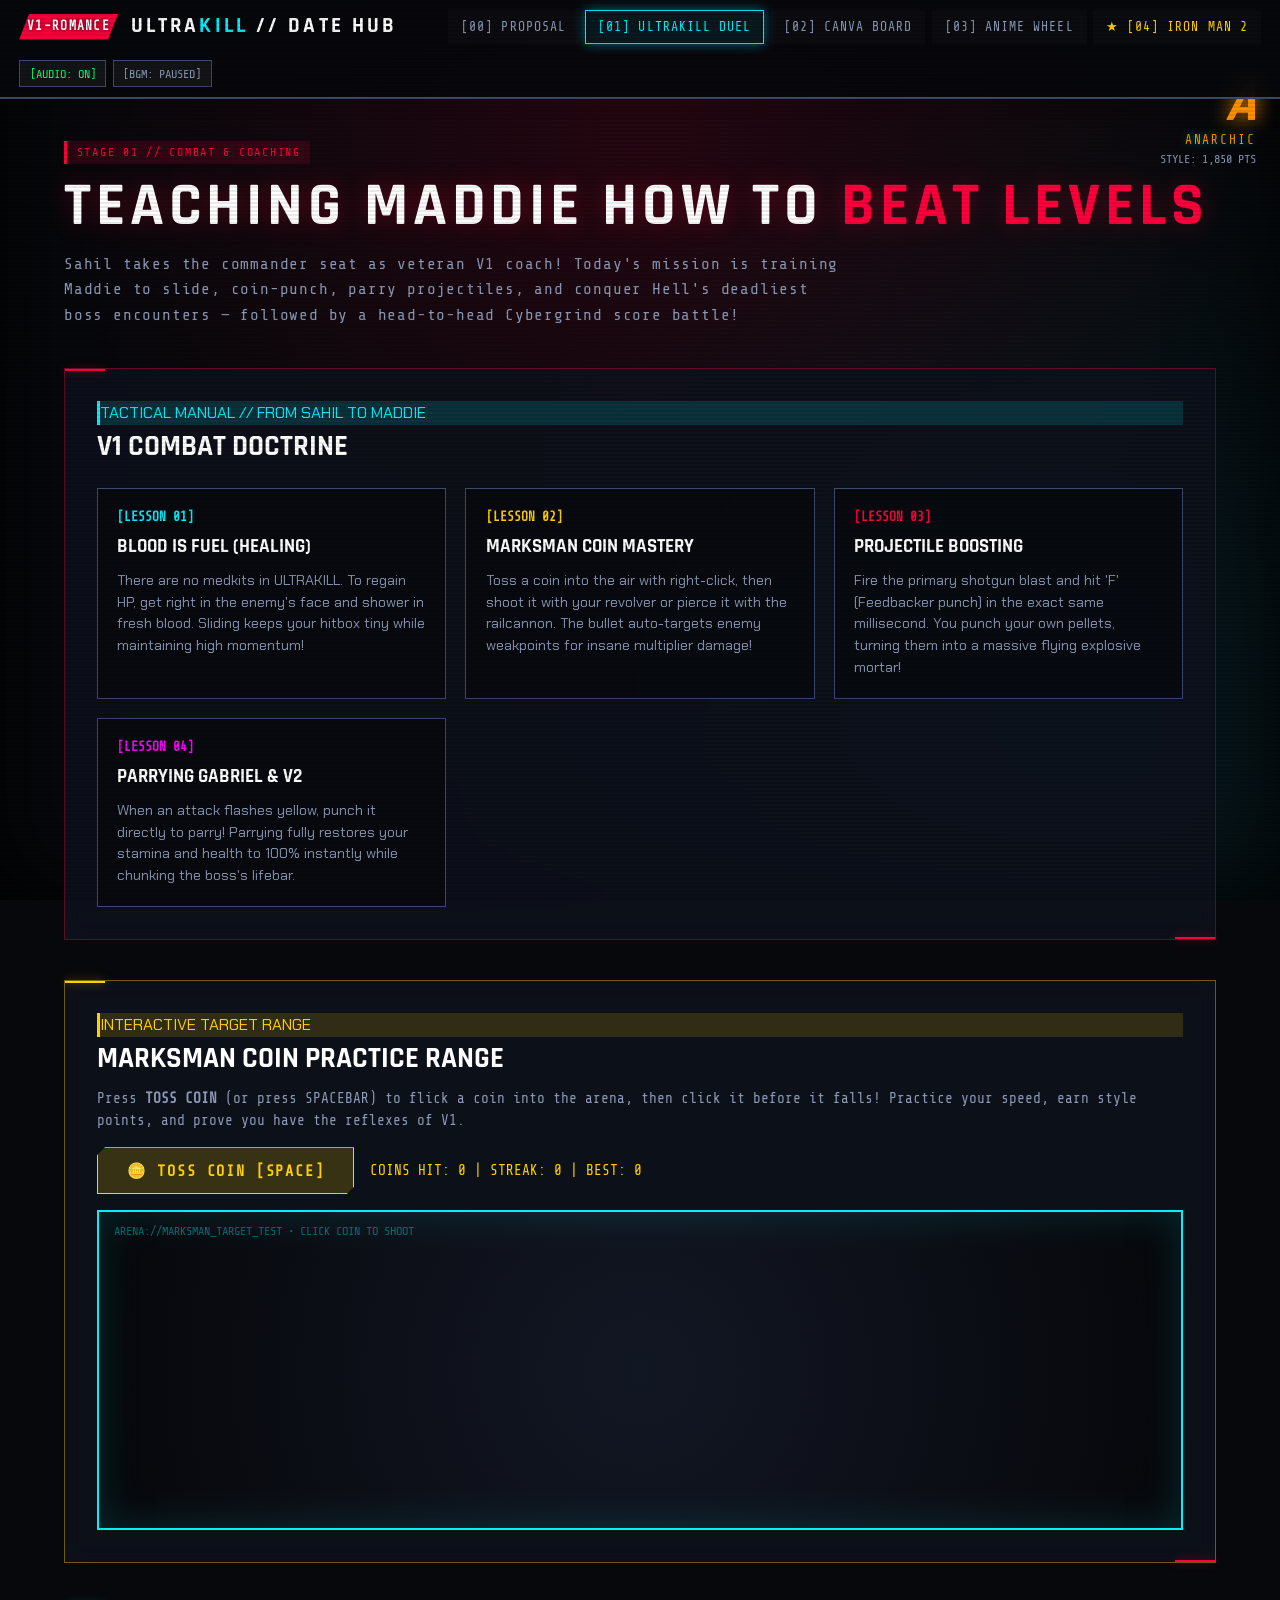
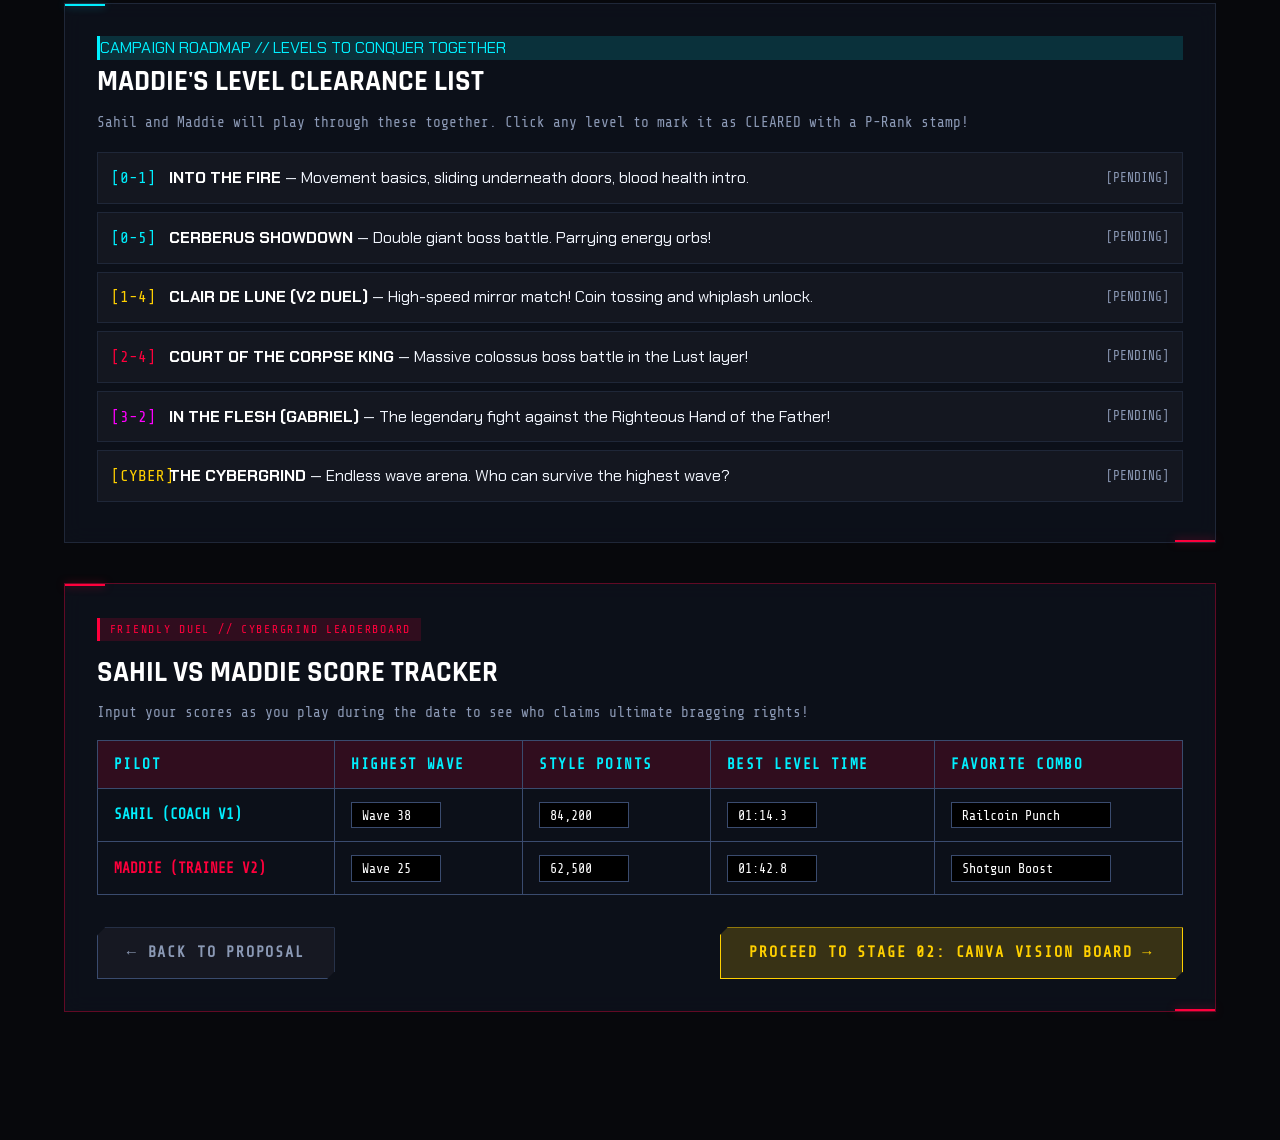
<file: mission1-ultrakill.html>
<!DOCTYPE html>
<html lang="en">
<head>
  <meta charset="UTF-8" />
  <meta name="viewport" content="width=device-width, initial-scale=1.0" />
  <title>STAGE 01 // ULTRAKILL COACHING & DUEL</title>
  <link rel="stylesheet" href="css/ultrakill.css" />
  <style>
    /* Mini-game arena */
    .coin-arena {
      height: 320px;
      background: radial-gradient(circle at center, #121724 0%, #06070a 100%);
      border: 2px solid var(--uk-cyan);
      position: relative;
      overflow: hidden;
      cursor: crosshair;
      user-select: none;
      margin-top: 1rem;
      box-shadow: inset 0 0 40px rgba(0, 240, 255, 0.15);
    }

    .coin-target {
      position: absolute;
      width: 44px;
      height: 44px;
      border-radius: 50%;
      background: radial-gradient(circle, #fff7a1 0%, #ffd000 60%, #b8860b 100%);
      border: 2px solid #fff;
      box-shadow: 0 0 20px #ffd000;
      display: none;
      align-items: center;
      justify-content: center;
      font-family: var(--font-mono);
      font-weight: 900;
      font-size: 0.85rem;
      color: #000;
      transform: translate(-50%, -50%);
      transition: box-shadow 0.1s;
    }

    .coin-target.hit {
      animation: coinHitBurst 0.3s forwards ease-out;
    }

    @keyframes coinHitBurst {
      0% { transform: translate(-50%, -50%) scale(1); filter: brightness(2); }
      50% { transform: translate(-50%, -50%) scale(1.6); opacity: 0.9; }
      100% { transform: translate(-50%, -50%) scale(2.2); opacity: 0; }
    }

    .hit-flash-text {
      position: absolute;
      font-family: var(--font-heading);
      font-weight: 800;
      font-size: 1.8rem;
      font-style: italic;
      color: #00f0ff;
      text-shadow: 0 0 15px rgba(0, 240, 255, 0.8);
      pointer-events: none;
      animation: floatFade 0.8s forwards ease-out;
      transform: translate(-50%, -50%);
    }

    @keyframes floatFade {
      0% { opacity: 1; transform: translate(-50%, -50%) scale(1); }
      100% { opacity: 0; transform: translate(-50%, -100%) scale(1.2); }
    }

    /* Scoreboard */
    .scoreboard-table {
      width: 100%;
      border-collapse: collapse;
      font-family: var(--font-mono);
      font-size: 0.9rem;
      margin-top: 1rem;
    }

    .scoreboard-table th, .scoreboard-table td {
      border: 1px solid var(--uk-border-bright);
      padding: 0.8rem 1rem;
      text-align: left;
    }

    .scoreboard-table th {
      background: rgba(255, 0, 60, 0.15);
      color: var(--uk-cyan);
      letter-spacing: 0.1em;
    }

    .scoreboard-input {
      background: #000;
      border: 1px solid var(--uk-border-bright);
      color: #fff;
      font-family: var(--font-mono);
      padding: 0.3rem 0.6rem;
      width: 90px;
    }

    /* Level Checkbox items */
    .level-item {
      display: flex;
      align-items: center;
      gap: 0.8rem;
      padding: 0.8rem;
      background: rgba(255, 255, 255, 0.03);
      border: 1px solid var(--uk-border);
      margin-bottom: 0.5rem;
      transition: all 0.2s;
      cursor: pointer;
    }
    .level-item:hover {
      border-color: var(--uk-cyan);
      background: rgba(0, 240, 255, 0.05);
    }
    .level-item.completed {
      border-color: var(--uk-yellow);
      background: rgba(255, 208, 0, 0.08);
    }
  </style>
</head>
<body>

  <!-- Audio element for optional background music -->
  <audio id="bgm-audio" loop preload="auto">
    <source src="assets/Notion.mp3" type="audio/mpeg" />
  </audio>

  <!-- Cyber background, scanlines, and vignette -->
  <div class="cyber-bg"></div>
  <div class="crt-overlay"></div>
  <div class="vignette"></div>

  <!-- ULTRAKILL Top Navigation / HUD -->
  <header class="uk-header">
    <div class="uk-nav-container">
      <a href="index.html" class="uk-brand">
        <span class="uk-brand-badge">V1-ROMANCE</span>
        <span class="uk-brand-title">ULTRA<span>KILL</span> // DATE HUB</span>
      </a>

      <!-- Navigation Links -->
      <nav class="uk-nav-links">
        <a href="index.html" class="uk-nav-link">[00] PROPOSAL</a>
        <a href="mission1-ultrakill.html" class="uk-nav-link active">[01] ULTRAKILL DUEL</a>
        <a href="mission2-visionboard.html" class="uk-nav-link">[02] CANVA BOARD</a>
        <a href="mission3-anime.html" class="uk-nav-link">[03] ANIME WHEEL</a>
        <a href="mission4-ironman.html" class="uk-nav-link ironman-link">★ [04] IRON MAN 2</a>
      </nav>

      <!-- Audio controls -->
      <div class="uk-sound-ctrls">
        <button id="mute-toggle-btn" class="uk-icon-btn">[AUDIO: ON]</button>
        <button id="bgm-toggle-btn" class="uk-icon-btn">[BGM: PAUSED]</button>
      </div>
    </div>
  </header>

  <!-- Floating ULTRAKILL Style Meter -->
  <div class="uk-floating-style">
    <div class="uk-style-rank-badge" id="uk-style-rank">A</div>
    <div class="uk-style-name" id="uk-style-name">ANARCHIC</div>
    <div class="uk-style-points" id="uk-style-pts">STYLE: 1,850 PTS</div>
  </div>

  <main class="uk-container">

    <!-- Mission Header -->
    <div class="uk-badge">STAGE 01 // COMBAT &amp; COACHING</div>
    <h1 class="uk-title-large">
      TEACHING MADDIE HOW TO <span style="color:var(--uk-red);">BEAT LEVELS</span>
    </h1>
    <p class="uk-subtitle">
      Sahil takes the commander seat as veteran V1 coach! Today's mission is training Maddie to slide, coin-punch, parry projectiles, and conquer Hell's deadliest boss encounters — followed by a head-to-head Cybergrind score battle!
    </p>

    <!-- Coach Sahil's 4 Core Training Modules -->
    <section class="uk-panel uk-panel-red" style="margin-top: 2.5rem;">
      <div class="uk-badge-cyan">TACTICAL MANUAL // FROM SAHIL TO MADDIE</div>
      <h2 style="font-family: var(--font-heading); font-size: 1.8rem; text-transform: uppercase; color: #fff; margin-bottom: 1.2rem;">
        V1 COMBAT DOCTRINE
      </h2>

      <div style="display: grid; grid-template-columns: repeat(auto-fit, minmax(260px, 1fr)); gap: 1.2rem;">
        
        <div style="background: rgba(0,0,0,0.4); border: 1px solid var(--uk-border-bright); padding: 1.2rem;">
          <div style="color: var(--uk-cyan); font-family: var(--font-mono); font-size: 0.8rem; font-weight: bold; margin-bottom: 0.4rem;">
            [LESSON 01]
          </div>
          <h3 style="font-family: var(--font-heading); font-size: 1.2rem; color: #fff; margin-bottom: 0.5rem;">
            BLOOD IS FUEL (HEALING)
          </h3>
          <p style="font-family: var(--font-display); font-size: 0.9rem; color: var(--uk-text-muted); line-height: 1.5;">
            There are no medkits in ULTRAKILL. To regain HP, get right in the enemy's face and shower in fresh blood. Sliding keeps your hitbox tiny while maintaining high momentum!
          </p>
        </div>

        <div style="background: rgba(0,0,0,0.4); border: 1px solid var(--uk-border-bright); padding: 1.2rem;">
          <div style="color: var(--uk-yellow); font-family: var(--font-mono); font-size: 0.8rem; font-weight: bold; margin-bottom: 0.4rem;">
            [LESSON 02]
          </div>
          <h3 style="font-family: var(--font-heading); font-size: 1.2rem; color: #fff; margin-bottom: 0.5rem;">
            MARKSMAN COIN MASTERY
          </h3>
          <p style="font-family: var(--font-display); font-size: 0.9rem; color: var(--uk-text-muted); line-height: 1.5;">
            Toss a coin into the air with right-click, then shoot it with your revolver or pierce it with the railcannon. The bullet auto-targets enemy weakpoints for insane multiplier damage!
          </p>
        </div>

        <div style="background: rgba(0,0,0,0.4); border: 1px solid var(--uk-border-bright); padding: 1.2rem;">
          <div style="color: var(--uk-red); font-family: var(--font-mono); font-size: 0.8rem; font-weight: bold; margin-bottom: 0.4rem;">
            [LESSON 03]
          </div>
          <h3 style="font-family: var(--font-heading); font-size: 1.2rem; color: #fff; margin-bottom: 0.5rem;">
            PROJECTILE BOOSTING
          </h3>
          <p style="font-family: var(--font-display); font-size: 0.9rem; color: var(--uk-text-muted); line-height: 1.5;">
            Fire the primary shotgun blast and hit 'F' (Feedbacker punch) in the exact same millisecond. You punch your own pellets, turning them into a massive flying explosive mortar!
          </p>
        </div>

        <div style="background: rgba(0,0,0,0.4); border: 1px solid var(--uk-border-bright); padding: 1.2rem;">
          <div style="color: #ff00ff; font-family: var(--font-mono); font-size: 0.8rem; font-weight: bold; margin-bottom: 0.4rem;">
            [LESSON 04]
          </div>
          <h3 style="font-family: var(--font-heading); font-size: 1.2rem; color: #fff; margin-bottom: 0.5rem;">
            PARRYING GABRIEL &amp; V2
          </h3>
          <p style="font-family: var(--font-display); font-size: 0.9rem; color: var(--uk-text-muted); line-height: 1.5;">
            When an attack flashes yellow, punch it directly to parry! Parrying fully restores your stamina and health to 100% instantly while chunking the boss's lifebar.
          </p>
        </div>

      </div>
    </section>

    <!-- Interactive Simulator: The Coin Toss Range -->
    <section class="uk-panel uk-panel-gold" style="margin-top: 2.5rem;">
      <div class="uk-badge-gold">INTERACTIVE TARGET RANGE</div>
      <h2 style="font-family: var(--font-heading); font-size: 1.8rem; text-transform: uppercase; color: #fff; margin-bottom: 0.5rem;">
        MARKSMAN COIN PRACTICE RANGE
      </h2>
      <p style="font-family: var(--font-mono); color: var(--uk-text-muted); font-size: 0.9rem;">
        Press <strong>TOSS COIN</strong> (or press SPACEBAR) to flick a coin into the arena, then click it before it falls! Practice your speed, earn style points, and prove you have the reflexes of V1.
      </p>

      <div style="display: flex; gap: 1rem; align-items: center; margin-top: 1rem; flex-wrap: wrap;">
        <button id="toss-coin-btn" class="uk-btn uk-btn-gold">
          🪙 TOSS COIN [SPACE]
        </button>
        <span style="font-family: var(--font-mono); font-size: 0.9rem; color: var(--uk-yellow);" id="coin-stats">
          COINS HIT: 0 | STREAK: 0 | BEST: 0
        </span>
      </div>

      <div class="coin-arena" id="coin-arena">
        <div style="position: absolute; top: 10px; left: 15px; font-family: var(--font-mono); font-size: 0.75rem; color: rgba(0, 240, 255, 0.4);">
          ARENA://MARKSMAN_TARGET_TEST &bull; CLICK COIN TO SHOOT
        </div>
        <div id="coin-elem" class="coin-target">$</div>
      </div>
    </section>

    <!-- Level Checklist & Campaign Progression -->
    <section class="uk-panel" style="margin-top: 2.5rem;">
      <div class="uk-badge-cyan">CAMPAIGN ROADMAP // LEVELS TO CONQUER TOGETHER</div>
      <h2 style="font-family: var(--font-heading); font-size: 1.8rem; text-transform: uppercase; color: #fff; margin-bottom: 0.5rem;">
        MADDIE'S LEVEL CLEARANCE LIST
      </h2>
      <p style="font-family: var(--font-mono); color: var(--uk-text-muted); font-size: 0.9rem; margin-bottom: 1.2rem;">
        Sahil and Maddie will play through these together. Click any level to mark it as CLEARED with a P-Rank stamp!
      </p>

      <div id="level-list">
        <div class="level-item" onclick="toggleLevel(this)">
          <span style="font-family:var(--font-mono);color:var(--uk-cyan);width:45px;">[0-1]</span>
          <div style="flex-grow:1;">
            <strong style="color:#fff;">INTO THE FIRE</strong> — Movement basics, sliding underneath doors, blood health intro.
          </div>
          <span class="status-stamp" style="font-family:var(--font-mono);font-size:0.8rem;color:var(--uk-text-muted);">[PENDING]</span>
        </div>

        <div class="level-item" onclick="toggleLevel(this)">
          <span style="font-family:var(--font-mono);color:var(--uk-cyan);width:45px;">[0-5]</span>
          <div style="flex-grow:1;">
            <strong style="color:#fff;">CERBERUS SHOWDOWN</strong> — Double giant boss battle. Parrying energy orbs!
          </div>
          <span class="status-stamp" style="font-family:var(--font-mono);font-size:0.8rem;color:var(--uk-text-muted);">[PENDING]</span>
        </div>

        <div class="level-item" onclick="toggleLevel(this)">
          <span style="font-family:var(--font-mono);color:var(--uk-yellow);width:45px;">[1-4]</span>
          <div style="flex-grow:1;">
            <strong style="color:#fff;">CLAIR DE LUNE (V2 DUEL)</strong> — High-speed mirror match! Coin tossing and whiplash unlock.
          </div>
          <span class="status-stamp" style="font-family:var(--font-mono);font-size:0.8rem;color:var(--uk-text-muted);">[PENDING]</span>
        </div>

        <div class="level-item" onclick="toggleLevel(this)">
          <span style="font-family:var(--font-mono);color:var(--uk-red);width:45px;">[2-4]</span>
          <div style="flex-grow:1;">
            <strong style="color:#fff;">COURT OF THE CORPSE KING</strong> — Massive colossus boss battle in the Lust layer!
          </div>
          <span class="status-stamp" style="font-family:var(--font-mono);font-size:0.8rem;color:var(--uk-text-muted);">[PENDING]</span>
        </div>

        <div class="level-item" onclick="toggleLevel(this)">
          <span style="font-family:var(--font-mono);color:#ff00ff;width:45px;">[3-2]</span>
          <div style="flex-grow:1;">
            <strong style="color:#fff;">IN THE FLESH (GABRIEL)</strong> — The legendary fight against the Righteous Hand of the Father!
          </div>
          <span class="status-stamp" style="font-family:var(--font-mono);font-size:0.8rem;color:var(--uk-text-muted);">[PENDING]</span>
        </div>

        <div class="level-item" onclick="toggleLevel(this)">
          <span style="font-family:var(--font-mono);color:var(--uk-yellow);width:45px;">[CYBER]</span>
          <div style="flex-grow:1;">
            <strong style="color:#fff;">THE CYBERGRIND</strong> — Endless wave arena. Who can survive the highest wave?
          </div>
          <span class="status-stamp" style="font-family:var(--font-mono);font-size:0.8rem;color:var(--uk-text-muted);">[PENDING]</span>
        </div>
      </div>
    </section>

    <!-- Head to Head Cybergrind Scoreboard -->
    <section class="uk-panel uk-panel-red" style="margin-top: 2.5rem;">
      <div class="uk-badge">FRIENDLY DUEL // CYBERGRIND LEADERBOARD</div>
      <h2 style="font-family: var(--font-heading); font-size: 1.8rem; text-transform: uppercase; color: #fff; margin-bottom: 0.5rem;">
        SAHIL VS MADDIE SCORE TRACKER
      </h2>
      <p style="font-family: var(--font-mono); color: var(--uk-text-muted); font-size: 0.9rem;">
        Input your scores as you play during the date to see who claims ultimate bragging rights!
      </p>

      <table class="scoreboard-table">
        <thead>
          <tr>
            <th>PILOT</th>
            <th>HIGHEST WAVE</th>
            <th>STYLE POINTS</th>
            <th>BEST LEVEL TIME</th>
            <th>FAVORITE COMBO</th>
          </tr>
        </thead>
        <tbody>
          <tr>
            <td style="color:var(--uk-cyan);font-weight:bold;">SAHIL (COACH V1)</td>
            <td><input class="scoreboard-input" type="text" value="Wave 38" /></td>
            <td><input class="scoreboard-input" type="text" value="84,200" /></td>
            <td><input class="scoreboard-input" type="text" value="01:14.3" /></td>
            <td><input class="scoreboard-input" type="text" style="width:160px;" value="Railcoin Punch" /></td>
          </tr>
          <tr>
            <td style="color:var(--uk-red);font-weight:bold;">MADDIE (TRAINEE V2)</td>
            <td><input class="scoreboard-input" type="text" value="Wave 25" /></td>
            <td><input class="scoreboard-input" type="text" value="62,500" /></td>
            <td><input class="scoreboard-input" type="text" value="01:42.8" /></td>
            <td><input class="scoreboard-input" type="text" style="width:160px;" value="Shotgun Boost" /></td>
          </tr>
        </tbody>
      </table>

      <div style="margin-top: 2rem; display: flex; justify-content: space-between; align-items: center; flex-wrap: wrap; gap: 1rem;">
        <a href="index.html" class="uk-btn uk-btn-secondary">← BACK TO PROPOSAL</a>
        <a href="mission2-visionboard.html" class="uk-btn uk-btn-gold">
          PROCEED TO STAGE 02: CANVA VISION BOARD →
        </a>
      </div>
    </section>

  </main>

  <script src="js/sounds.js"></script>
  <script src="js/ultrakill.js"></script>
  <script>
    // Coin Shooter Simulator Logic
    const arena = document.getElementById('coin-arena');
    const coin = document.getElementById('coin-elem');
    const tossBtn = document.getElementById('toss-coin-btn');
    const statsElem = document.getElementById('coin-stats');

    let hits = 0;
    let streak = 0;
    let best = 0;
    let coinActive = false;
    let coinX = 0;
    let coinY = 0;
    let velX = 0;
    let velY = 0;
    const gravity = 0.45;
    let animId = null;

    function tossCoin() {
      if (coinActive) return;
      coinActive = true;
      if (window.soundFx) window.soundFx.playCoinToss();

      const rect = arena.getBoundingClientRect();
      coinX = rect.width * 0.2 + Math.random() * (rect.width * 0.6);
      coinY = rect.height - 20;

      velX = (Math.random() - 0.5) * 4;
      velY = -(14 + Math.random() * 4); // upward velocity

      coin.style.display = 'flex';
      coin.classList.remove('hit');

      cancelAnimationFrame(animId);
      updateCoinPhysics();
    }

    function updateCoinPhysics() {
      if (!coinActive) return;

      velY += gravity;
      coinX += velX;
      coinY += velY;

      const rect = arena.getBoundingClientRect();

      // Bounds
      if (coinX < 20 || coinX > rect.width - 20) velX *= -1;

      coin.style.left = `${coinX}px`;
      coin.style.top = `${coinY}px`;

      if (coinY > rect.height + 30) {
        // Missed
        coinActive = false;
        coin.style.display = 'none';
        streak = 0;
        updateStats();
      } else {
        animId = requestAnimationFrame(updateCoinPhysics);
      }
    }

    // Shoot coin
    coin.addEventListener('mousedown', (e) => {
      e.stopPropagation();
      if (!coinActive) return;

      coinActive = false;
      hits++;
      streak++;
      if (streak > best) best = streak;

      if (window.soundFx) window.soundFx.playParry();
      if (window.addStyle) window.addStyle(500);

      coin.classList.add('hit');

      // Style Popup
      const flash = document.createElement('div');
      flash.className = 'hit-flash-text';
      flash.style.left = `${coinX}px`;
      flash.style.top = `${coinY}px`;
      const popups = ['+ ULTRARICOSHOT x4', '+ FISTFUL OF DOLLAR', '+ PROJECTILE BOOST', '+ PARRY DISRUPT'];
      flash.textContent = popups[Math.floor(Math.random() * popups.length)];
      arena.appendChild(flash);
      setTimeout(() => flash.remove(), 800);

      updateStats();

      setTimeout(() => {
        coin.style.display = 'none';
        coin.classList.remove('hit');
      }, 300);
    });

    function updateStats() {
      statsElem.textContent = `COINS HIT: ${hits} | STREAK: ${streak} | BEST: ${best}`;
    }

    tossBtn.addEventListener('click', tossCoin);

    // Keyboard Spacebar shortcut
    window.addEventListener('keydown', (e) => {
      if (e.code === 'Space' && e.target.tagName !== 'INPUT') {
        e.preventDefault();
        tossCoin();
      }
    });

    // Level Clearance Toggle
    function toggleLevel(elem) {
      elem.classList.toggle('completed');
      const stamp = elem.querySelector('.status-stamp');
      if (elem.classList.contains('completed')) {
        stamp.innerHTML = '<span style="color:#ffd000;font-weight:bold;">★ [P-RANK CLEARED]</span>';
        if (window.soundFx) window.soundFx.playPRankFanfare();
        if (window.addStyle) window.addStyle(1000);
      } else {
        stamp.innerHTML = '<span style="color:var(--uk-text-muted);">[PENDING]</span>';
      }
    }
  </script>
</body>
</html>
</file>
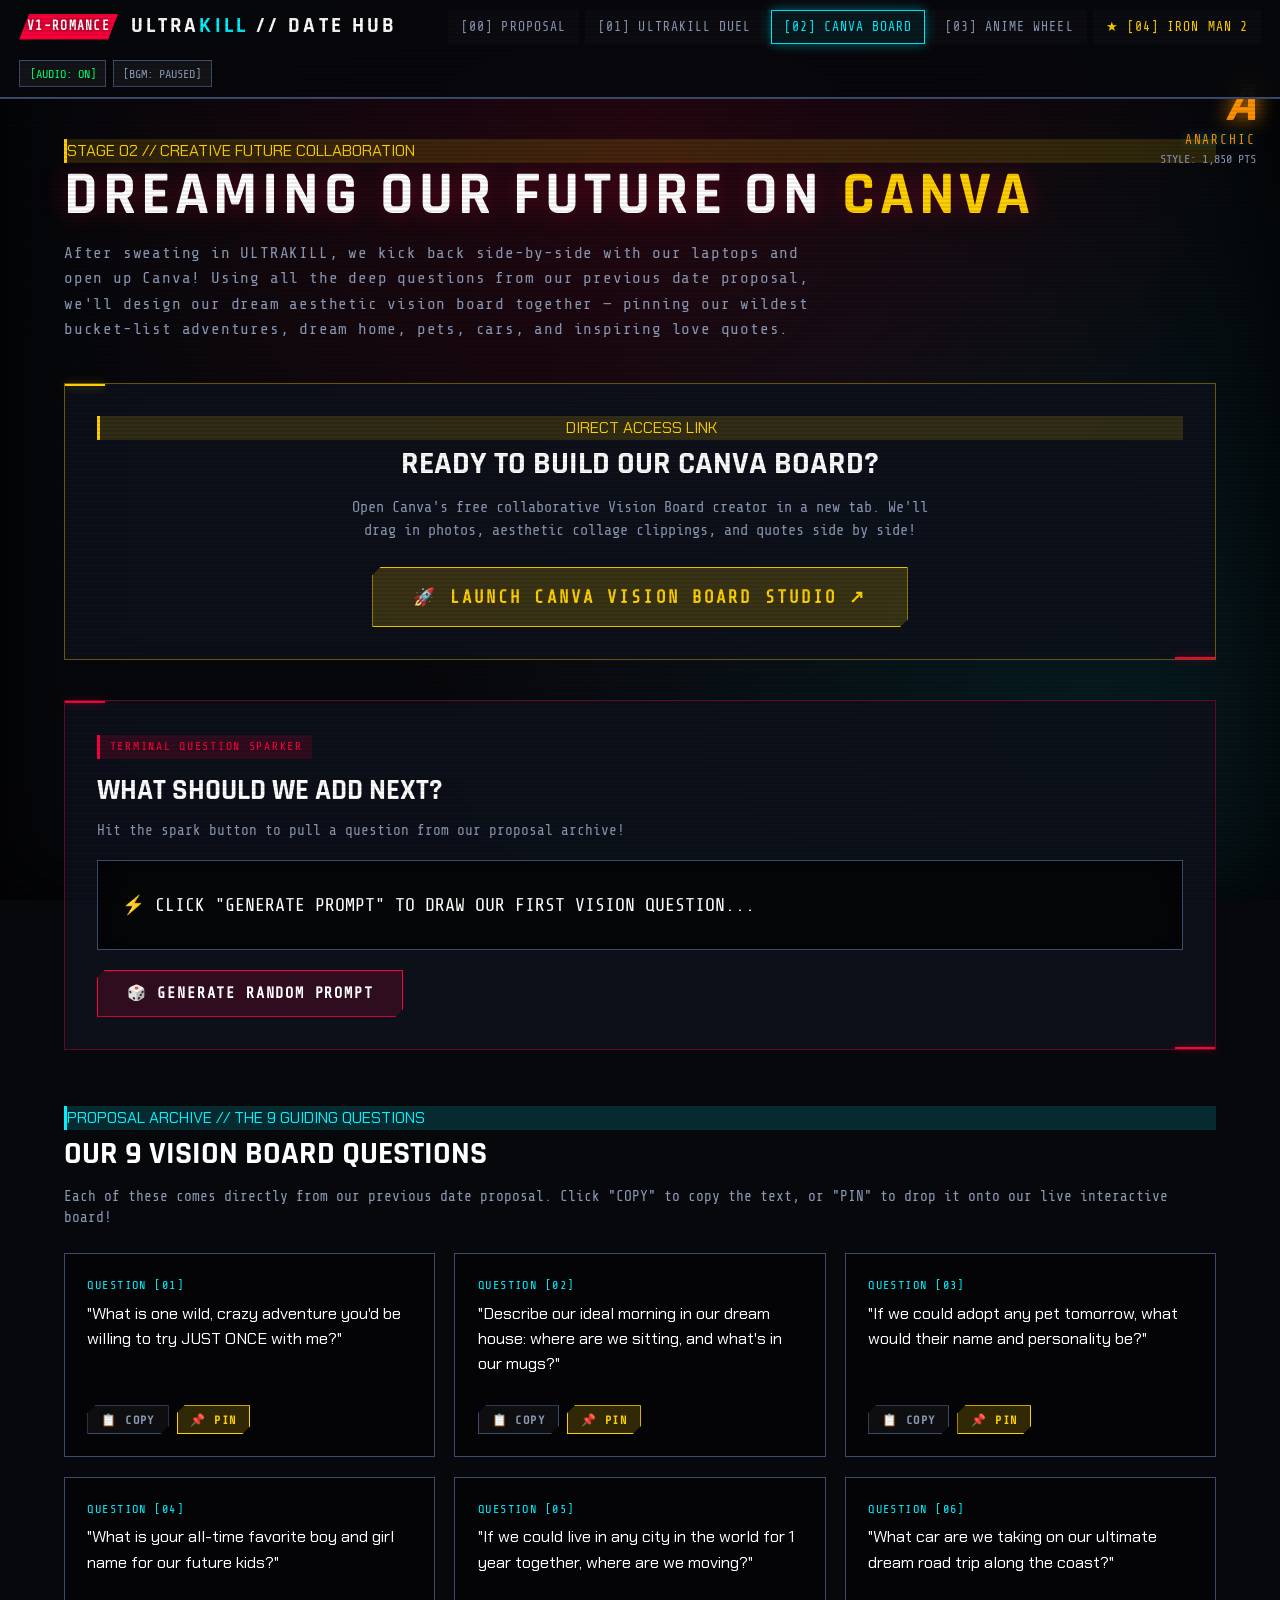
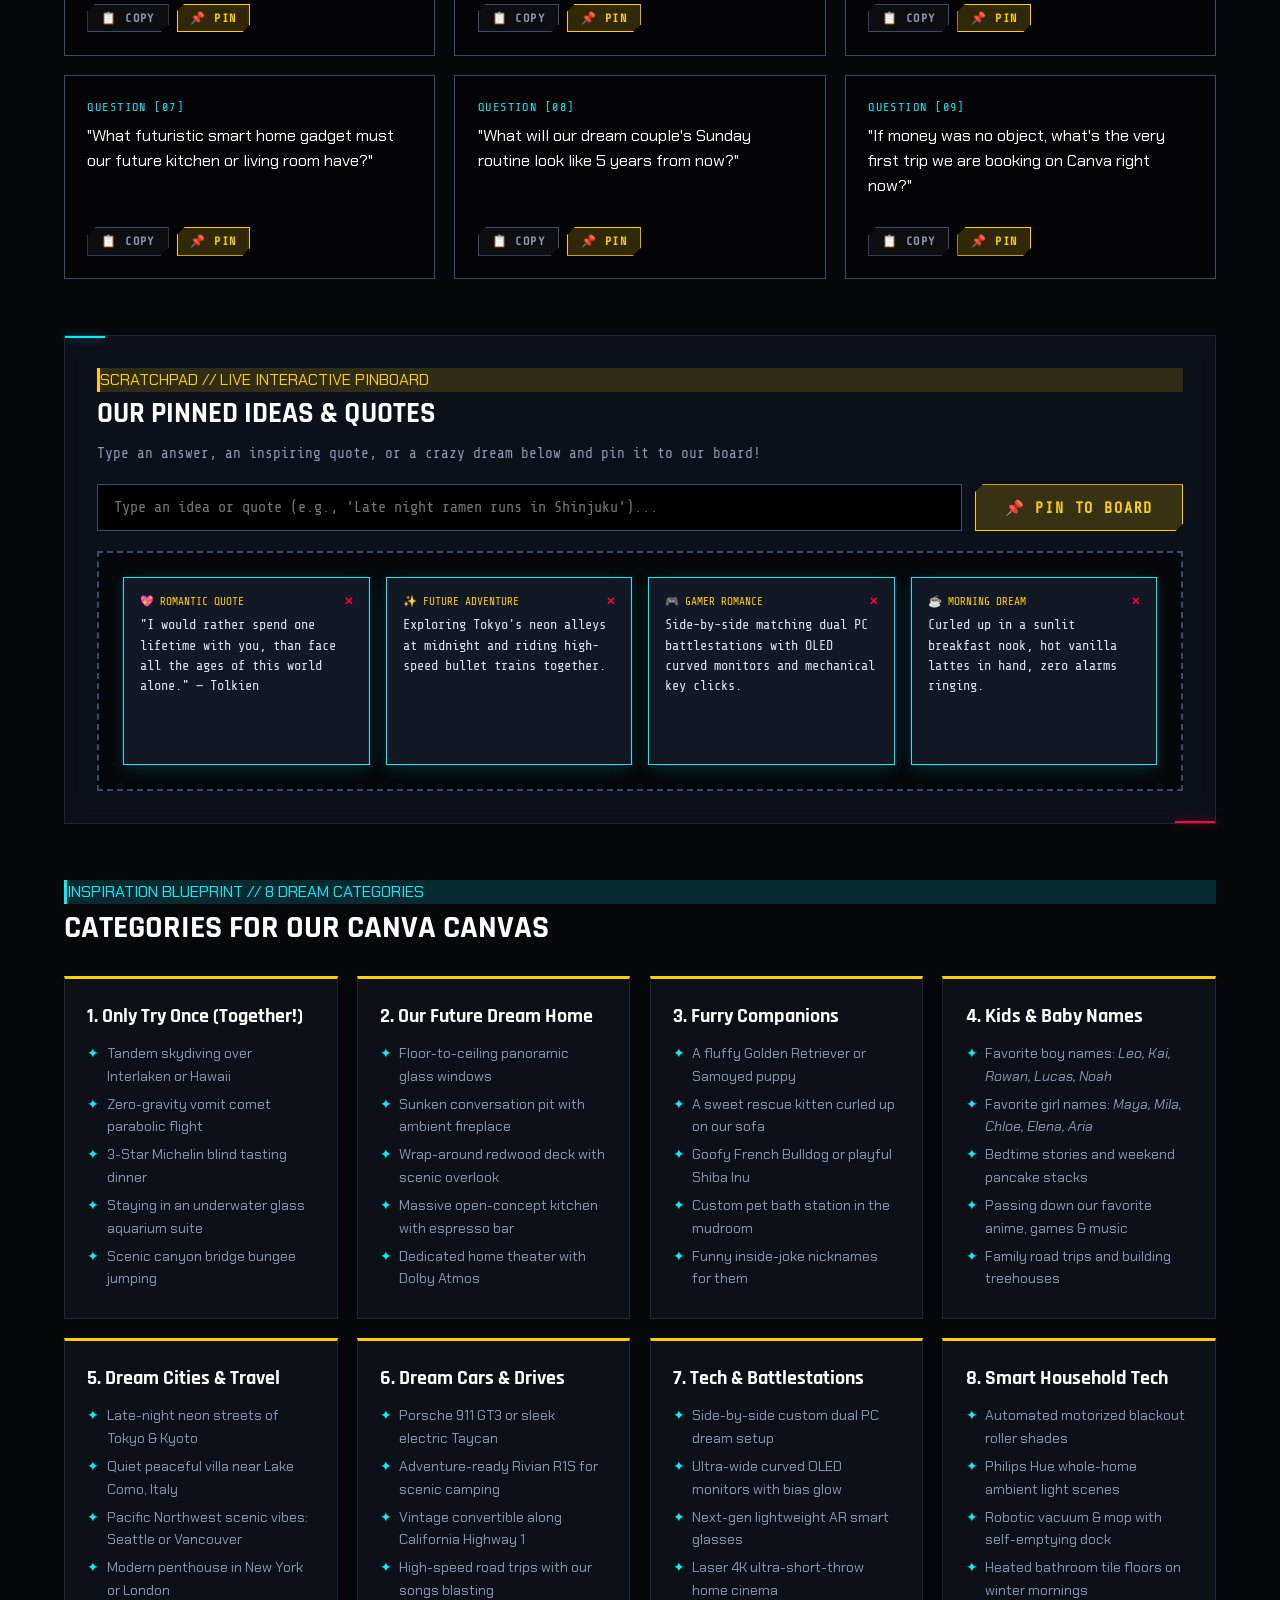
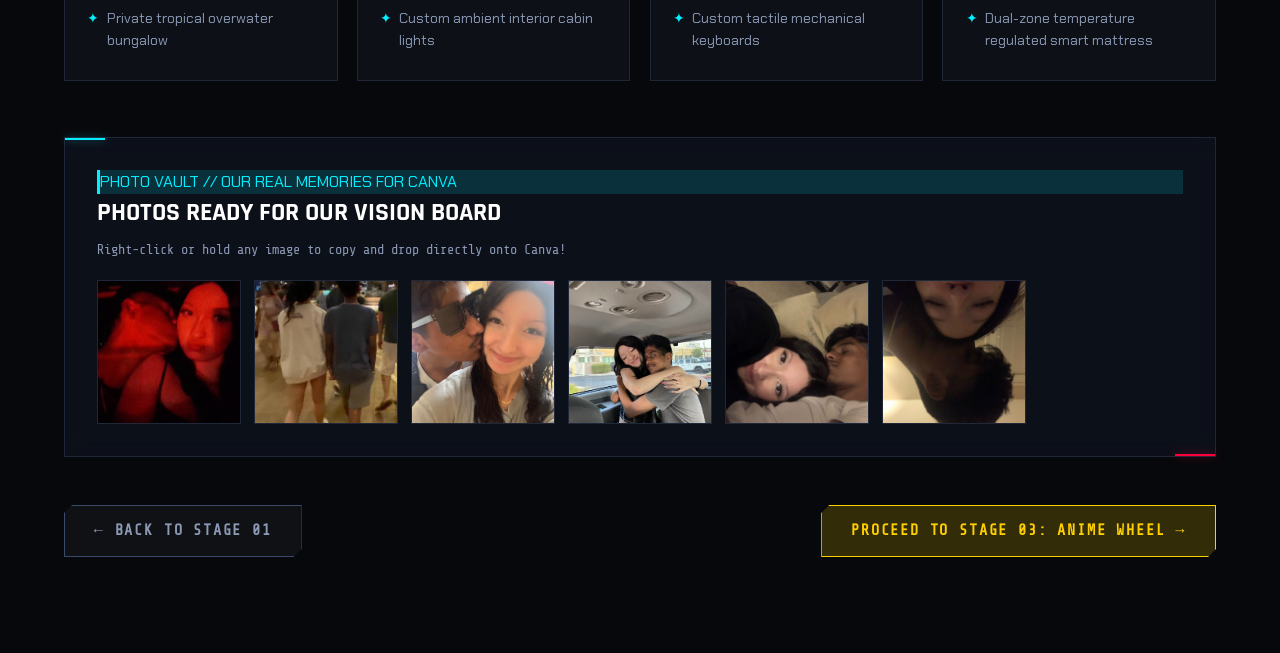
<file: mission2-visionboard.html>
<!DOCTYPE html>
<html lang="en">
<head>
  <meta charset="UTF-8" />
  <meta name="viewport" content="width=device-width, initial-scale=1.0" />
  <title>STAGE 02 // CANVA VISION BOARD</title>
  <link rel="stylesheet" href="css/ultrakill.css" />
  <style>
    /* Question Card Styling */
    .prompt-grid {
      display: grid;
      grid-template-columns: repeat(auto-fit, minmax(300px, 1fr));
      gap: 1.2rem;
      margin-top: 1.5rem;
    }

    .prompt-card {
      background: rgba(0, 0, 0, 0.4);
      border: 1px solid var(--uk-border-bright);
      padding: 1.4rem;
      position: relative;
      transition: all 0.25s ease;
      display: flex;
      flex-direction: column;
      justify-content: space-between;
    }

    .prompt-card:hover {
      border-color: var(--uk-cyan);
      box-shadow: 0 0 20px rgba(0, 240, 255, 0.15);
      transform: translateY(-2px);
    }

    .prompt-num {
      font-family: var(--font-mono);
      font-size: 0.75rem;
      color: var(--uk-cyan);
      letter-spacing: 0.12em;
      margin-bottom: 0.4rem;
    }

    .prompt-text {
      font-family: var(--font-display);
      font-size: 1.05rem;
      color: #fff;
      line-height: 1.5;
      margin-bottom: 1rem;
    }

    /* Live Pinboard */
    .pinboard-wall {
      background: #06070a;
      border: 2px dashed var(--uk-border-bright);
      padding: 1.5rem;
      min-height: 240px;
      margin-top: 1.2rem;
      display: grid;
      grid-template-columns: repeat(auto-fill, minmax(240px, 1fr));
      gap: 1rem;
    }

    .pin-card {
      background: rgba(20, 26, 40, 0.9);
      border: 1px solid var(--uk-cyan);
      box-shadow: 0 4px 15px rgba(0, 240, 255, 0.15);
      padding: 1rem;
      font-family: var(--font-mono);
      font-size: 0.85rem;
      color: #dbe4f0;
      position: relative;
      animation: pinDrop 0.3s ease-out;
    }

    .pin-badge {
      font-size: 0.7rem;
      color: var(--uk-yellow);
      text-transform: uppercase;
      margin-bottom: 0.3rem;
      display: flex;
      justify-content: space-between;
      align-items: center;
    }

    .pin-close {
      cursor: pointer;
      color: #ff003c;
      font-weight: bold;
    }

    @keyframes pinDrop {
      from { transform: scale(0.9) translateY(-10px); opacity: 0; }
      to { transform: scale(1) translateY(0); opacity: 1; }
    }

    /* Blueprint category cards */
    .blueprint-grid {
      display: grid;
      grid-template-columns: repeat(auto-fit, minmax(270px, 1fr));
      gap: 1.2rem;
      margin-top: 1.5rem;
    }

    .blueprint-card {
      background: var(--uk-bg-panel);
      border: 1px solid var(--uk-border);
      padding: 1.4rem;
      border-top: 3px solid var(--uk-yellow);
    }

    .blueprint-card h4 {
      font-family: var(--font-heading);
      font-size: 1.25rem;
      color: #fff;
      margin-bottom: 0.7rem;
    }

    .blueprint-list {
      list-style: none;
      padding: 0;
      font-family: var(--font-display);
      font-size: 0.88rem;
      color: var(--uk-text-muted);
      line-height: 1.6;
    }

    .blueprint-list li {
      position: relative;
      padding-left: 1.2rem;
      margin-bottom: 0.35rem;
    }

    .blueprint-list li::before {
      content: '✦';
      position: absolute;
      left: 0;
      color: var(--uk-cyan);
    }
  </style>
</head>
<body>

  <!-- Audio element for optional background music -->
  <audio id="bgm-audio" loop preload="auto">
    <source src="assets/Notion.mp3" type="audio/mpeg" />
  </audio>

  <!-- Cyber background, scanlines, and vignette -->
  <div class="cyber-bg"></div>
  <div class="crt-overlay"></div>
  <div class="vignette"></div>

  <!-- ULTRAKILL Top Navigation / HUD -->
  <header class="uk-header">
    <div class="uk-nav-container">
      <a href="index.html" class="uk-brand">
        <span class="uk-brand-badge">V1-ROMANCE</span>
        <span class="uk-brand-title">ULTRA<span>KILL</span> // DATE HUB</span>
      </a>

      <!-- Navigation Links -->
      <nav class="uk-nav-links">
        <a href="index.html" class="uk-nav-link">[00] PROPOSAL</a>
        <a href="mission1-ultrakill.html" class="uk-nav-link">[01] ULTRAKILL DUEL</a>
        <a href="mission2-visionboard.html" class="uk-nav-link active">[02] CANVA BOARD</a>
        <a href="mission3-anime.html" class="uk-nav-link">[03] ANIME WHEEL</a>
        <a href="mission4-ironman.html" class="uk-nav-link ironman-link">★ [04] IRON MAN 2</a>
      </nav>

      <!-- Audio controls -->
      <div class="uk-sound-ctrls">
        <button id="mute-toggle-btn" class="uk-icon-btn">[AUDIO: ON]</button>
        <button id="bgm-toggle-btn" class="uk-icon-btn">[BGM: PAUSED]</button>
      </div>
    </div>
  </header>

  <!-- Floating ULTRAKILL Style Meter -->
  <div class="uk-floating-style">
    <div class="uk-style-rank-badge" id="uk-style-rank">S</div>
    <div class="uk-style-name" id="uk-style-name">SUPREME</div>
    <div class="uk-style-points" id="uk-style-pts">STYLE: 2,750 PTS</div>
  </div>

  <main class="uk-container">

    <!-- Mission Header -->
    <div class="uk-badge-gold">STAGE 02 // CREATIVE FUTURE COLLABORATION</div>
    <h1 class="uk-title-large">
      DREAMING OUR FUTURE ON <span style="color:var(--uk-yellow);">CANVA</span>
    </h1>
    <p class="uk-subtitle">
      After sweating in ULTRAKILL, we kick back side-by-side with our laptops and open up Canva! Using all the deep questions from our previous date proposal, we'll design our dream aesthetic vision board together — pinning our wildest bucket-list adventures, dream home, pets, cars, and inspiring love quotes.
    </p>

    <!-- Canva Quick Launch Hub -->
    <section class="uk-panel uk-panel-gold" style="margin-top: 2.5rem; text-align: center;">
      <div class="uk-badge-gold">DIRECT ACCESS LINK</div>
      <h2 style="font-family: var(--font-heading); font-size: 2rem; color: #fff; margin-bottom: 0.6rem;">
        READY TO BUILD OUR CANVA BOARD?
      </h2>
      <p style="font-family: var(--font-mono); color: var(--uk-text-muted); max-width: 600px; margin: 0 auto 1.5rem; font-size: 0.95rem;">
        Open Canva's free collaborative Vision Board creator in a new tab. We'll drag in photos, aesthetic collage clippings, and quotes side by side!
      </p>

      <a href="https://www.canva.com/create/vision-boards/" target="_blank" rel="noopener noreferrer" class="uk-btn uk-btn-gold" style="font-size: 1.1rem; padding: 1rem 2.5rem;">
        🚀 LAUNCH CANVA VISION BOARD STUDIO ↗
      </a>
    </section>

    <!-- Terminal Random Question Sparker -->
    <section class="uk-panel uk-panel-red" style="margin-top: 2.5rem;">
      <div class="uk-badge">TERMINAL QUESTION SPARKER</div>
      <h2 style="font-family: var(--font-heading); font-size: 1.8rem; text-transform: uppercase; color: #fff; margin-bottom: 0.5rem;">
        WHAT SHOULD WE ADD NEXT?
      </h2>
      <p style="font-family: var(--font-mono); color: var(--uk-text-muted); font-size: 0.9rem; margin-bottom: 1.2rem;">
        Hit the spark button to pull a question from our proposal archive!
      </p>

      <div class="uk-terminal-box" style="margin-bottom: 1.2rem; min-height: 90px; display: flex; align-items: center;">
        <div id="spark-output" style="font-size: 1.15rem; color: #fff;">
          ⚡ CLICK "GENERATE PROMPT" TO DRAW OUR FIRST VISION QUESTION...
        </div>
      </div>

      <div style="display: flex; gap: 1rem; flex-wrap: wrap;">
        <button id="spark-btn" class="uk-btn uk-btn-red">
          🎲 GENERATE RANDOM PROMPT
        </button>
        <button id="pin-spark-btn" class="uk-btn uk-btn-secondary" style="display: none;">
          📌 PIN THIS QUESTION TO OUR BOARD
        </button>
      </div>
    </section>

    <!-- The 9 Official Proposal Questions -->
    <section style="margin-top: 3.5rem;">
      <div class="uk-badge-cyan">PROPOSAL ARCHIVE // THE 9 GUIDING QUESTIONS</div>
      <h2 style="font-family: var(--font-heading); font-size: 2rem; text-transform: uppercase; color: #fff; margin-bottom: 0.5rem;">
        OUR 9 VISION BOARD QUESTIONS
      </h2>
      <p style="font-family: var(--font-mono); color: var(--uk-text-muted); font-size: 0.9rem;">
        Each of these comes directly from our previous date proposal. Click "COPY" to copy the text, or "PIN" to drop it onto our live interactive board!
      </p>

      <div class="prompt-grid" id="prompts-container">
        <!-- Injected via JS or hardcoded for reliable rendering -->
      </div>
    </section>

    <!-- Interactive Pinboard & Quote Vault -->
    <section class="uk-panel" style="margin-top: 3.5rem;">
      <div class="uk-badge-gold">SCRATCHPAD // LIVE INTERACTIVE PINBOARD</div>
      <h2 style="font-family: var(--font-heading); font-size: 1.8rem; text-transform: uppercase; color: #fff; margin-bottom: 0.5rem;">
        OUR PINNED IDEAS &amp; QUOTES
      </h2>
      <p style="font-family: var(--font-mono); color: var(--uk-text-muted); font-size: 0.9rem;">
        Type an answer, an inspiring quote, or a crazy dream below and pin it to our board!
      </p>

      <!-- Add Custom Note / Quote Input -->
      <div style="display: flex; gap: 0.8rem; margin-top: 1.2rem; flex-wrap: wrap;">
        <input 
          id="custom-pin-input" 
          type="text" 
          placeholder="Type an idea or quote (e.g., 'Late night ramen runs in Shinjuku')..." 
          style="flex-grow: 1; min-width: 280px; background: #000; border: 1px solid var(--uk-border-bright); color: #fff; font-family: var(--font-mono); padding: 0.8rem 1rem; font-size: 0.95rem;" 
        />
        <button id="add-pin-btn" class="uk-btn uk-btn-gold">
          📌 PIN TO BOARD
        </button>
      </div>

      <!-- Live Wall of Pinned Cards -->
      <div class="pinboard-wall" id="pinboard-wall">
        <!-- Pre-populated sample cards -->
        <div class="pin-card">
          <div class="pin-badge">
            <span>💖 ROMANTIC QUOTE</span>
            <span class="pin-close" onclick="this.parentElement.parentElement.remove()">✕</span>
          </div>
          <div>"I would rather spend one lifetime with you, than face all the ages of this world alone." — Tolkien</div>
        </div>
        <div class="pin-card">
          <div class="pin-badge">
            <span>✨ FUTURE ADVENTURE</span>
            <span class="pin-close" onclick="this.parentElement.parentElement.remove()">✕</span>
          </div>
          <div>Exploring Tokyo's neon alleys at midnight and riding high-speed bullet trains together.</div>
        </div>
        <div class="pin-card">
          <div class="pin-badge">
            <span>🎮 GAMER ROMANCE</span>
            <span class="pin-close" onclick="this.parentElement.parentElement.remove()">✕</span>
          </div>
          <div>Side-by-side matching dual PC battlestations with OLED curved monitors and mechanical key clicks.</div>
        </div>
        <div class="pin-card">
          <div class="pin-badge">
            <span>☕ MORNING DREAM</span>
            <span class="pin-close" onclick="this.parentElement.parentElement.remove()">✕</span>
          </div>
          <div>Curled up in a sunlit breakfast nook, hot vanilla lattes in hand, zero alarms ringing.</div>
        </div>
      </div>
    </section>

    <!-- 8 Inspiration Categories (from Proposal Archive) -->
    <section style="margin-top: 3.5rem;">
      <div class="uk-badge-cyan">INSPIRATION BLUEPRINT // 8 DREAM CATEGORIES</div>
      <h2 style="font-family: var(--font-heading); font-size: 2rem; text-transform: uppercase; color: #fff; margin-bottom: 0.5rem;">
        CATEGORIES FOR OUR CANVA CANVAS
      </h2>

      <div class="blueprint-grid">

        <div class="blueprint-card">
          <h4>1. Only Try Once (Together!)</h4>
          <ul class="blueprint-list">
            <li>Tandem skydiving over Interlaken or Hawaii</li>
            <li>Zero-gravity vomit comet parabolic flight</li>
            <li>3-Star Michelin blind tasting dinner</li>
            <li>Staying in an underwater glass aquarium suite</li>
            <li>Scenic canyon bridge bungee jumping</li>
          </ul>
        </div>

        <div class="blueprint-card">
          <h4>2. Our Future Dream Home</h4>
          <ul class="blueprint-list">
            <li>Floor-to-ceiling panoramic glass windows</li>
            <li>Sunken conversation pit with ambient fireplace</li>
            <li>Wrap-around redwood deck with scenic overlook</li>
            <li>Massive open-concept kitchen with espresso bar</li>
            <li>Dedicated home theater with Dolby Atmos</li>
          </ul>
        </div>

        <div class="blueprint-card">
          <h4>3. Furry Companions</h4>
          <ul class="blueprint-list">
            <li>A fluffy Golden Retriever or Samoyed puppy</li>
            <li>A sweet rescue kitten curled up on our sofa</li>
            <li>Goofy French Bulldog or playful Shiba Inu</li>
            <li>Custom pet bath station in the mudroom</li>
            <li>Funny inside-joke nicknames for them</li>
          </ul>
        </div>

        <div class="blueprint-card">
          <h4>4. Kids &amp; Baby Names</h4>
          <ul class="blueprint-list">
            <li>Favorite boy names: <em>Leo, Kai, Rowan, Lucas, Noah</em></li>
            <li>Favorite girl names: <em>Maya, Mila, Chloe, Elena, Aria</em></li>
            <li>Bedtime stories and weekend pancake stacks</li>
            <li>Passing down our favorite anime, games &amp; music</li>
            <li>Family road trips and building treehouses</li>
          </ul>
        </div>

        <div class="blueprint-card">
          <h4>5. Dream Cities &amp; Travel</h4>
          <ul class="blueprint-list">
            <li>Late-night neon streets of Tokyo &amp; Kyoto</li>
            <li>Quiet peaceful villa near Lake Como, Italy</li>
            <li>Pacific Northwest scenic vibes: Seattle or Vancouver</li>
            <li>Modern penthouse in New York or London</li>
            <li>Private tropical overwater bungalow</li>
          </ul>
        </div>

        <div class="blueprint-card">
          <h4>6. Dream Cars &amp; Drives</h4>
          <ul class="blueprint-list">
            <li>Porsche 911 GT3 or sleek electric Taycan</li>
            <li>Adventure-ready Rivian R1S for scenic camping</li>
            <li>Vintage convertible along California Highway 1</li>
            <li>High-speed road trips with our songs blasting</li>
            <li>Custom ambient interior cabin lights</li>
          </ul>
        </div>

        <div class="blueprint-card">
          <h4>7. Tech &amp; Battlestations</h4>
          <ul class="blueprint-list">
            <li>Side-by-side custom dual PC dream setup</li>
            <li>Ultra-wide curved OLED monitors with bias glow</li>
            <li>Next-gen lightweight AR smart glasses</li>
            <li>Laser 4K ultra-short-throw home cinema</li>
            <li>Custom tactile mechanical keyboards</li>
          </ul>
        </div>

        <div class="blueprint-card">
          <h4>8. Smart Household Tech</h4>
          <ul class="blueprint-list">
            <li>Automated motorized blackout roller shades</li>
            <li>Philips Hue whole-home ambient light scenes</li>
            <li>Robotic vacuum &amp; mop with self-emptying dock</li>
            <li>Heated bathroom tile floors on winter mornings</li>
            <li>Dual-zone temperature regulated smart mattress</li>
          </ul>
        </div>

      </div>
    </section>

    <!-- Couple Recon Photo Drawer for Canva inspiration -->
    <section class="uk-panel" style="margin-top: 3.5rem;">
      <div class="uk-badge-cyan">PHOTO VAULT // OUR REAL MEMORIES FOR CANVA</div>
      <h3 style="font-family: var(--font-heading); font-size: 1.6rem; color: #fff; margin-bottom: 0.5rem;">
        PHOTOS READY FOR OUR VISION BOARD
      </h3>
      <p style="font-family: var(--font-mono); color: var(--uk-text-muted); font-size: 0.85rem; margin-bottom: 1.2rem;">
        Right-click or hold any image to copy and drop directly onto Canva!
      </p>

      <div style="display: grid; grid-template-columns: repeat(auto-fill, minmax(130px, 1fr)); gap: 0.8rem;">
        <img src="assets/2.jpg" alt="Photo 2" style="width:100%;aspect-ratio:1/1;object-fit:cover;border:1px solid var(--uk-border);" />
        <img src="assets/4.PNG" alt="Photo 4" style="width:100%;aspect-ratio:1/1;object-fit:cover;border:1px solid var(--uk-border);" />
        <img src="assets/6.jpg" alt="Photo 6" style="width:100%;aspect-ratio:1/1;object-fit:cover;border:1px solid var(--uk-border);" />
        <img src="assets/8.jpg" alt="Photo 8" style="width:100%;aspect-ratio:1/1;object-fit:cover;border:1px solid var(--uk-border);" />
        <img src="assets/10.jpg" alt="Photo 10" style="width:100%;aspect-ratio:1/1;object-fit:cover;border:1px solid var(--uk-border);" />
        <img src="assets/11.jpg" alt="Photo 11" style="width:100%;aspect-ratio:1/1;object-fit:cover;border:1px solid var(--uk-border);" />
      </div>
    </section>

    <!-- Navigation footer -->
    <div style="margin-top: 3rem; display: flex; justify-content: space-between; align-items: center; flex-wrap: wrap; gap: 1rem;">
      <a href="mission1-ultrakill.html" class="uk-btn uk-btn-secondary">← BACK TO STAGE 01</a>
      <a href="mission3-anime.html" class="uk-btn uk-btn-gold">
        PROCEED TO STAGE 03: ANIME WHEEL →
      </a>
    </div>

  </main>

  <script src="js/sounds.js"></script>
  <script src="js/ultrakill.js"></script>
  <script>
    // The exact 9 questions from the previous proposal
    const PROPOSAL_QUESTIONS = [
      "What is one wild, crazy adventure you'd be willing to try JUST ONCE with me?",
      "Describe our ideal morning in our dream house: where are we sitting, and what's in our mugs?",
      "If we could adopt any pet tomorrow, what would their name and personality be?",
      "What is your all-time favorite boy and girl name for our future kids?",
      "If we could live in any city in the world for 1 year together, where are we moving?",
      "What car are we taking on our ultimate dream road trip along the coast?",
      "What futuristic smart home gadget must our future kitchen or living room have?",
      "What will our dream couple's Sunday routine look like 5 years from now?",
      "If money was no object, what's the very first trip we are booking on Canva right now?"
    ];

    // Render the 9 questions grid
    const promptsContainer = document.getElementById('prompts-container');
    PROPOSAL_QUESTIONS.forEach((q, idx) => {
      const card = document.createElement('div');
      card.className = 'prompt-card';
      card.innerHTML = `
        <div>
          <div class="prompt-num">QUESTION [0${idx + 1}]</div>
          <div class="prompt-text">"${q}"</div>
        </div>
        <div style="display:flex;gap:0.5rem;margin-top:0.8rem;">
          <button class="uk-btn uk-btn-secondary" style="font-size:0.75rem;padding:0.4rem 0.8rem;" onclick="copyPromptText('${q.replace(/'/g, "\\'")}', this)">
            📋 COPY
          </button>
          <button class="uk-btn uk-btn-gold" style="font-size:0.75rem;padding:0.4rem 0.8rem;" onclick="pinQuestionToBoard('${q.replace(/'/g, "\\'")}')">
            📌 PIN
          </button>
        </div>
      `;
      promptsContainer.appendChild(card);
    });

    function copyPromptText(text, btn) {
      navigator.clipboard.writeText(text);
      if (window.soundFx) window.soundFx.playTerminalBeep();
      const orig = btn.textContent;
      btn.textContent = 'COPIED!';
      setTimeout(() => btn.textContent = orig, 1500);
    }

    function pinQuestionToBoard(text) {
      addPinCard('QUESTION PROMPT', text);
      if (window.soundFx) window.soundFx.playCoinToss();
      if (window.addStyle) window.addStyle(300);
    }

    // Sparker Logic
    const sparkBtn = document.getElementById('spark-btn');
    const sparkOutput = document.getElementById('spark-output');
    const pinSparkBtn = document.getElementById('pin-spark-btn');
    let currentSpark = '';

    sparkBtn.addEventListener('click', () => {
      if (window.soundFx) window.soundFx.playTerminalBeep();
      sparkOutput.style.opacity = '0.3';
      
      setTimeout(() => {
        const rand = PROPOSAL_QUESTIONS[Math.floor(Math.random() * PROPOSAL_QUESTIONS.length)];
        currentSpark = rand;
        sparkOutput.textContent = `"${rand}"`;
        sparkOutput.style.opacity = '1';
        pinSparkBtn.style.display = 'inline-flex';
        if (window.addStyle) window.addStyle(200);
      }, 250);
    });

    pinSparkBtn.addEventListener('click', () => {
      if (!currentSpark) return;
      pinQuestionToBoard(currentSpark);
    });

    // Pinboard Custom Note
    const pinboardWall = document.getElementById('pinboard-wall');
    const customPinInput = document.getElementById('custom-pin-input');
    const addPinBtn = document.getElementById('add-pin-btn');

    function addPinCard(badge, text) {
      const card = document.createElement('div');
      card.className = 'pin-card';
      card.innerHTML = `
        <div class="pin-badge">
          <span>${badge}</span>
          <span class="pin-close" onclick="this.parentElement.parentElement.remove()">✕</span>
        </div>
        <div>${text}</div>
      `;
      pinboardWall.prepend(card);
    }

    addPinBtn.addEventListener('click', () => {
      const val = customPinInput.value.trim();
      if (!val) return;
      addPinCard('OUR VISION NOTE', val);
      customPinInput.value = '';
      if (window.soundFx) window.soundFx.playCoinToss();
      if (window.addStyle) window.addStyle(250);
    });

    customPinInput.addEventListener('keydown', (e) => {
      if (e.key === 'Enter') addPinBtn.click();
    });
  </script>
</body>
</html>
</file>
<file: css/ultrakill.css>
/* ============================================================
   ULTRAKILL THEME STYLESHEET
   Aesthetic: Fast-paced retro-FPS cyber-brutalism, V1 terminal,
   blood-fueled HUD, style ranks, glowing neon & CRT vibes.
============================================================ */

@import url('https://fonts.googleapis.com/css2?family=Chakra+Petch:ital,wght@0,400;0,600;0,700;1,700&family=Share+Tech+Mono&family=VT323&family=Rajdhani:wght@500;600;700&display=swap');

:root {
  --uk-bg: #07080c;
  --uk-bg-panel: #0d1017;
  --uk-bg-card: rgba(14, 18, 28, 0.88);
  --uk-border: #1f2738;
  --uk-border-bright: #3a4b6e;

  --uk-red: #ff003c;
  --uk-red-dark: #80001e;
  --uk-red-glow: rgba(255, 0, 60, 0.5);

  --uk-cyan: #00f0ff;
  --uk-cyan-dark: #006b8f;
  --uk-cyan-glow: rgba(0, 240, 255, 0.45);

  --uk-yellow: #ffd000;
  --uk-yellow-glow: rgba(255, 208, 0, 0.5);

  --uk-terminal: #00ff73;
  --uk-text: #f0f4fc;
  --uk-text-muted: #8b99b5;

  --font-mono: 'Share Tech Mono', monospace;
  --font-display: 'Chakra Petch', sans-serif;
  --font-pixel: 'VT323', monospace;
  --font-heading: 'Rajdhani', sans-serif;
}

*, *::before, *::after {
  box-sizing: border-box;
  margin: 0;
  padding: 0;
}

html {
  scroll-behavior: smooth;
  background-color: var(--uk-bg);
}

body {
  font-family: var(--font-display);
  background-color: var(--uk-bg);
  color: var(--uk-text);
  min-height: 100vh;
  overflow-x: hidden;
  position: relative;
  line-height: 1.5;
}

/* Background Cyber Grid */
.cyber-bg {
  position: fixed;
  inset: 0;
  z-index: 0;
  pointer-events: none;
  background: 
    radial-gradient(circle at 50% 15%, rgba(255, 0, 60, 0.12) 0%, transparent 60%),
    radial-gradient(circle at 85% 80%, rgba(0, 240, 255, 0.08) 0%, transparent 50%),
    linear-gradient(rgba(7, 8, 12, 0.94), rgba(7, 8, 12, 0.98)),
    repeating-linear-gradient(0deg, transparent, transparent 39px, rgba(0, 240, 255, 0.04) 39px, rgba(0, 240, 255, 0.04) 40px),
    repeating-linear-gradient(90deg, transparent, transparent 39px, rgba(0, 240, 255, 0.04) 39px, rgba(0, 240, 255, 0.04) 40px);
  background-size: 100% 100%, 100% 100%, 100% 100%, 40px 40px, 40px 40px;
}

/* Subtle CRT Scanline Overlay */
.crt-overlay {
  position: fixed;
  inset: 0;
  z-index: 999;
  pointer-events: none;
  background: linear-gradient(rgba(18, 16, 16, 0) 50%, rgba(0, 0, 0, 0.25) 50%);
  background-size: 100% 4px;
  opacity: 0.35;
}

/* Vignette */
.vignette {
  position: fixed;
  inset: 0;
  z-index: 1;
  pointer-events: none;
  box-shadow: inset 0 0 100px rgba(0,0,0,0.85);
}

/* ============================================================
   HUD HEADER & TOP BAR
============================================================ */
.uk-header {
  position: sticky;
  top: 0;
  z-index: 100;
  background: rgba(7, 8, 12, 0.92);
  border-bottom: 2px solid var(--uk-border-bright);
  backdrop-filter: blur(12px);
  padding: 0.6rem 1.2rem;
}

.uk-nav-container {
  max-width: 1300px;
  margin: 0 auto;
  display: flex;
  align-items: center;
  justify-content: space-between;
  gap: 1rem;
  flex-wrap: wrap;
}

.uk-brand {
  display: flex;
  align-items: center;
  gap: 0.8rem;
  text-decoration: none;
  color: var(--uk-text);
}

.uk-brand-badge {
  background: var(--uk-red);
  color: #fff;
  font-family: var(--font-mono);
  font-weight: 700;
  font-size: 0.8rem;
  padding: 0.2rem 0.5rem;
  letter-spacing: 0.1em;
  clip-path: polygon(10% 0, 100% 0, 90% 100%, 0 100%);
  text-shadow: 0 0 6px rgba(0,0,0,0.8);
  animation: pulseRed 2s infinite;
}

.uk-brand-title {
  font-family: var(--font-heading);
  font-size: 1.3rem;
  font-weight: 700;
  letter-spacing: 0.15em;
  text-transform: uppercase;
  color: #fff;
}

.uk-brand-title span {
  color: var(--uk-cyan);
}

/* Nav Links */
.uk-nav-links {
  display: flex;
  align-items: center;
  gap: 0.4rem;
  flex-wrap: wrap;
}

.uk-nav-link {
  font-family: var(--font-mono);
  font-size: 0.82rem;
  text-decoration: none;
  color: var(--uk-text-muted);
  padding: 0.4rem 0.75rem;
  border: 1px solid transparent;
  background: rgba(255, 255, 255, 0.02);
  transition: all 0.2s ease;
  text-transform: uppercase;
  letter-spacing: 0.08em;
  display: inline-flex;
  align-items: center;
  gap: 0.35rem;
}

.uk-nav-link:hover, .uk-nav-link.active {
  color: var(--uk-cyan);
  border-color: var(--uk-cyan);
  background: rgba(0, 240, 255, 0.08);
  box-shadow: 0 0 12px var(--uk-cyan-glow);
}

.uk-nav-link.ironman-link {
  color: #ffd000;
}
.uk-nav-link.ironman-link:hover, .uk-nav-link.ironman-link.active {
  color: #ff2a2a;
  border-color: #ff2a2a;
  background: rgba(255, 42, 42, 0.15);
  box-shadow: 0 0 14px rgba(255, 42, 42, 0.5);
}

/* HUD Meters (Health & Stamina) */
.uk-hud-gauges {
  display: flex;
  align-items: center;
  gap: 1.2rem;
}

.uk-hud-stat {
  display: flex;
  flex-direction: column;
  gap: 0.15rem;
  font-family: var(--font-mono);
  font-size: 0.7rem;
}

.uk-hud-label {
  color: var(--uk-text-muted);
  letter-spacing: 0.1em;
  font-size: 0.65rem;
}

.uk-bar-wrap {
  width: 90px;
  height: 10px;
  background: #151824;
  border: 1px solid var(--uk-border-bright);
  overflow: hidden;
  position: relative;
}

.uk-bar-fill-hp {
  width: 100%;
  height: 100%;
  background: linear-gradient(90deg, #ff003c, #00f0ff);
  animation: pulseBar 3s infinite alternate;
}

.uk-stamina-cells {
  display: flex;
  gap: 3px;
}

.uk-stamina-cell {
  width: 25px;
  height: 10px;
  background: var(--uk-cyan);
  box-shadow: 0 0 6px var(--uk-cyan-glow);
}

/* Sound / BGM Toggles */
.uk-sound-ctrls {
  display: flex;
  align-items: center;
  gap: 0.4rem;
}

.uk-icon-btn {
  background: rgba(255, 255, 255, 0.05);
  border: 1px solid var(--uk-border-bright);
  color: var(--uk-text);
  font-family: var(--font-mono);
  font-size: 0.75rem;
  padding: 0.35rem 0.6rem;
  cursor: pointer;
  transition: all 0.2s;
  display: inline-flex;
  align-items: center;
  gap: 0.3rem;
}

.uk-icon-btn:hover {
  background: rgba(0, 240, 255, 0.15);
  border-color: var(--uk-cyan);
  color: var(--uk-cyan);
}

/* ============================================================
   ULTRAKILL FLOATING STYLE METER
============================================================ */
.uk-floating-style {
  position: fixed;
  right: 1.5rem;
  top: 5rem;
  z-index: 90;
  display: flex;
  flex-direction: column;
  align-items: flex-end;
  pointer-events: none;
}

.uk-style-rank-badge {
  font-family: var(--font-heading);
  font-size: 3.5rem;
  font-weight: 800;
  font-style: italic;
  line-height: 0.85;
  color: var(--uk-yellow);
  text-shadow: 0 0 15px var(--uk-yellow-glow), 2px 2px 0px #000;
  transition: all 0.2s;
}

.uk-style-name {
  font-family: var(--font-mono);
  font-size: 0.8rem;
  color: var(--uk-cyan);
  letter-spacing: 0.15em;
  text-transform: uppercase;
  text-shadow: 0 0 8px var(--uk-cyan-glow);
  margin-top: 0.2rem;
}

.uk-style-points {
  font-family: var(--font-mono);
  font-size: 0.75rem;
  color: var(--uk-text-muted);
}

/* ============================================================
   CARDS & PANELS
============================================================ */
.uk-container {
  max-width: 1200px;
  margin: 0 auto;
  padding: 2.5rem 1.5rem 6rem;
  position: relative;
  z-index: 10;
}

.uk-panel {
  background: var(--uk-bg-card);
  border: 1px solid var(--uk-border);
  position: relative;
  padding: 2rem;
  margin-bottom: 2rem;
  backdrop-filter: blur(10px);
}

.uk-panel::before {
  content: '';
  position: absolute;
  top: 0;
  left: 0;
  width: 40px;
  height: 2px;
  background: var(--uk-cyan);
  box-shadow: 0 0 8px var(--uk-cyan-glow);
}

.uk-panel::after {
  content: '';
  position: absolute;
  bottom: 0;
  right: 0;
  width: 40px;
  height: 2px;
  background: var(--uk-red);
  box-shadow: 0 0 8px var(--uk-red-glow);
}

.uk-panel-red {
  border-color: rgba(255, 0, 60, 0.35);
}
.uk-panel-red::before {
  background: var(--uk-red);
  box-shadow: 0 0 8px var(--uk-red-glow);
}

.uk-panel-gold {
  border-color: rgba(255, 208, 0, 0.4);
}
.uk-panel-gold::before {
  background: var(--uk-yellow);
  box-shadow: 0 0 10px var(--uk-yellow-glow);
}

/* Header Elements */
.uk-badge {
  display: inline-block;
  font-family: var(--font-mono);
  font-size: 0.72rem;
  text-transform: uppercase;
  letter-spacing: 0.15em;
  padding: 0.2rem 0.6rem;
  margin-bottom: 0.6rem;
  background: rgba(255, 0, 60, 0.15);
  border-left: 3px solid var(--uk-red);
  color: var(--uk-red);
}

.uk-badge-cyan {
  background: rgba(0, 240, 255, 0.15);
  border-left: 3px solid var(--uk-cyan);
  color: var(--uk-cyan);
}

.uk-badge-gold {
  background: rgba(255, 208, 0, 0.15);
  border-left: 3px solid var(--uk-yellow);
  color: var(--uk-yellow);
}

.uk-title-large {
  font-family: var(--font-heading);
  font-size: clamp(2rem, 5vw, 3.8rem);
  font-weight: 800;
  text-transform: uppercase;
  letter-spacing: 0.08em;
  line-height: 1.08;
  color: #fff;
  margin-bottom: 0.75rem;
  text-shadow: 0 0 25px rgba(255, 0, 60, 0.3);
}

.uk-subtitle {
  font-family: var(--font-mono);
  color: var(--uk-text-muted);
  font-size: 1rem;
  letter-spacing: 0.05em;
  max-width: 780px;
  line-height: 1.6;
}

/* ============================================================
   BUTTONS & INTERACTIVE ELEMENTS
============================================================ */
.uk-btn {
  font-family: var(--font-mono);
  font-size: 0.95rem;
  font-weight: 700;
  text-transform: uppercase;
  letter-spacing: 0.12em;
  padding: 0.85rem 1.8rem;
  border: 1px solid var(--uk-cyan);
  background: rgba(0, 240, 255, 0.12);
  color: #fff;
  cursor: pointer;
  text-decoration: none;
  display: inline-flex;
  align-items: center;
  justify-content: center;
  gap: 0.6rem;
  transition: all 0.2s ease;
  position: relative;
  overflow: hidden;
  clip-path: polygon(8px 0, 100% 0, 100% calc(100% - 8px), calc(100% - 8px) 100%, 0 100%, 0 8px);
}

.uk-btn:hover {
  background: var(--uk-cyan);
  color: #000;
  box-shadow: 0 0 20px var(--uk-cyan-glow);
  transform: translateY(-2px);
}

.uk-btn-red {
  border-color: var(--uk-red);
  background: rgba(255, 0, 60, 0.15);
}
.uk-btn-red:hover {
  background: var(--uk-red);
  color: #fff;
  box-shadow: 0 0 25px var(--uk-red-glow);
}

.uk-btn-gold {
  border-color: var(--uk-yellow);
  background: rgba(255, 208, 0, 0.18);
  color: var(--uk-yellow);
}
.uk-btn-gold:hover {
  background: var(--uk-yellow);
  color: #000;
  box-shadow: 0 0 30px var(--uk-yellow-glow);
}

.uk-btn-secondary {
  border-color: var(--uk-border-bright);
  background: rgba(255, 255, 255, 0.04);
  color: var(--uk-text-muted);
}
.uk-btn-secondary:hover {
  border-color: var(--uk-text);
  color: #fff;
  background: rgba(255, 255, 255, 0.1);
  box-shadow: none;
}

/* ============================================================
   TERMINAL TEXT & TYPEWRITER
============================================================ */
.uk-terminal-box {
  background: #050608;
  border: 1px solid var(--uk-border-bright);
  padding: 1.5rem;
  font-family: var(--font-mono);
  font-size: 0.95rem;
  color: var(--uk-terminal);
  line-height: 1.7;
  position: relative;
  box-shadow: inset 0 0 20px rgba(0,0,0,0.8);
}

.uk-terminal-header {
  display: flex;
  justify-content: space-between;
  align-items: center;
  border-bottom: 1px solid rgba(0, 255, 115, 0.25);
  padding-bottom: 0.5rem;
  margin-bottom: 1rem;
  font-size: 0.75rem;
  color: var(--uk-text-muted);
}

.uk-cursor {
  display: inline-block;
  width: 9px;
  height: 1.1em;
  background: var(--uk-terminal);
  vertical-align: -0.15em;
  animation: blink 0.9s infinite;
}

@keyframes blink {
  0%, 49% { opacity: 1; }
  50%, 100% { opacity: 0; }
}

/* ============================================================
   GRID & MISSION CARDS
============================================================ */
.mission-grid {
  display: grid;
  grid-template-columns: repeat(auto-fit, minmax(280px, 1fr));
  gap: 1.5rem;
  margin-top: 2rem;
}

.mission-card {
  background: var(--uk-bg-panel);
  border: 1px solid var(--uk-border);
  padding: 1.6rem;
  position: relative;
  transition: all 0.3s ease;
  display: flex;
  flex-direction: column;
  justify-content: space-between;
  text-decoration: none;
  color: var(--uk-text);
}

.mission-card:hover {
  border-color: var(--uk-cyan);
  transform: translateY(-4px);
  box-shadow: 0 10px 30px rgba(0, 240, 255, 0.15);
}

.mission-card.ironman-card:hover {
  border-color: #ffd000;
  box-shadow: 0 10px 30px rgba(255, 42, 42, 0.25);
}

.mission-number {
  font-family: var(--font-heading);
  font-size: 2.2rem;
  font-weight: 800;
  color: rgba(255, 255, 255, 0.1);
  line-height: 1;
  position: absolute;
  top: 1rem;
  right: 1.2rem;
}

.mission-tag {
  font-family: var(--font-mono);
  font-size: 0.7rem;
  color: var(--uk-cyan);
  letter-spacing: 0.12em;
  text-transform: uppercase;
  margin-bottom: 0.5rem;
}

.mission-title {
  font-family: var(--font-heading);
  font-size: 1.4rem;
  font-weight: 700;
  text-transform: uppercase;
  letter-spacing: 0.05em;
  margin-bottom: 0.75rem;
  line-height: 1.2;
}

.mission-desc {
  font-family: var(--font-display);
  font-size: 0.9rem;
  color: var(--uk-text-muted);
  line-height: 1.6;
  margin-bottom: 1.5rem;
}

.mission-footer {
  display: flex;
  align-items: center;
  justify-content: space-between;
  font-family: var(--font-mono);
  font-size: 0.8rem;
  color: var(--uk-cyan);
  border-top: 1px solid var(--uk-border);
  padding-top: 0.8rem;
}

/* ============================================================
   P-RANK BADGE / MODAL
============================================================ */
.p-rank-container {
  display: inline-flex;
  align-items: center;
  justify-content: center;
  width: 90px;
  height: 90px;
  border-radius: 50%;
  background: radial-gradient(circle, #ffe066 0%, #d4af37 60%, #8c6d1f 100%);
  border: 4px solid #fff;
  box-shadow: 0 0 40px rgba(255, 224, 102, 0.8), inset 0 0 15px rgba(255, 255, 255, 0.6);
  animation: pulseGold 2s infinite ease-in-out;
}

.p-rank-letter {
  font-family: var(--font-heading);
  font-size: 4rem;
  font-weight: 900;
  font-style: italic;
  color: #fff;
  text-shadow: 2px 2px 0px #614605, 0 0 15px rgba(255, 255, 255, 0.9);
  line-height: 1;
}

/* Modal Overlay */
.uk-modal-overlay {
  position: fixed;
  inset: 0;
  z-index: 1000;
  background: rgba(0, 0, 0, 0.88);
  backdrop-filter: blur(8px);
  display: none;
  align-items: center;
  justify-content: center;
  padding: 1.5rem;
}

.uk-modal-overlay.active {
  display: flex;
}

.uk-modal-box {
  background: #0b0d14;
  border: 2px solid var(--uk-yellow);
  box-shadow: 0 0 50px rgba(255, 208, 0, 0.4);
  max-width: 650px;
  width: 100%;
  padding: 2.5rem;
  position: relative;
  text-align: center;
  animation: modalPop 0.35s cubic-bezier(0.175, 0.885, 0.32, 1.275);
}

@keyframes modalPop {
  0% { transform: scale(0.85); opacity: 0; }
  100% { transform: scale(1); opacity: 1; }
}

@keyframes pulseGold {
  0%, 100% { transform: scale(1); box-shadow: 0 0 35px rgba(255, 224, 102, 0.8); }
  50% { transform: scale(1.05); box-shadow: 0 0 65px rgba(255, 224, 102, 1); }
}

@keyframes pulseRed {
  0%, 100% { box-shadow: 0 0 8px var(--uk-red-glow); }
  50% { box-shadow: 0 0 18px var(--uk-red); }
}

@keyframes pulseBar {
  0% { opacity: 0.9; }
  100% { opacity: 1; filter: brightness(1.2); }
}

/* Responsive */
@media (max-width: 768px) {
  .uk-floating-style {
    display: none;
  }
  .uk-hud-gauges {
    display: none;
  }
  .uk-title-large {
    font-size: 2.2rem;
  }
}

/* ============================================================
   ULTRAKILL ELEVATOR DESCENT & LEVEL INTRO
============================================================ */
#elevator-intro-overlay {
  position: fixed;
  inset: 0;
  z-index: 99999;
  background: #000;
  overflow: hidden;
  display: flex;
  align-items: center;
  justify-content: center;
  transition: opacity 0.8s ease-out;
}

#elevator-intro-overlay.hidden {
  opacity: 0;
  pointer-events: none;
  visibility: hidden;
}

/* Prompt screen before descent starts */
.descent-prompt-screen {
  position: absolute;
  inset: 0;
  z-index: 10005;
  background: radial-gradient(circle at center, #150810 0%, #030407 100%);
  display: flex;
  flex-direction: column;
  align-items: center;
  justify-content: center;
  text-align: center;
  padding: 2rem;
  cursor: pointer;
  transition: opacity 0.5s ease-out;
}

.descent-prompt-screen.fade-out {
  opacity: 0;
  pointer-events: none;
}

/* Video viewport */
.elevator-video-container {
  position: absolute;
  inset: 0;
  width: 100%;
  height: 100%;
  overflow: hidden;
  display: flex;
  align-items: center;
  justify-content: center;
  background: #000;
}

.elevator-video-container video {
  width: 100vw;
  height: 100vh;
  object-fit: cover;
  pointer-events: none;
}

/* Elevator Telemetry HUD */
.elevator-hud {
  position: absolute;
  inset: 0;
  z-index: 10002;
  pointer-events: none;
  display: flex;
  flex-direction: column;
  justify-content: space-between;
  padding: 2.5rem;
  font-family: var(--font-mono);
  text-shadow: 0 0 10px rgba(0, 240, 255, 0.8);
}

.elevator-telemetry-top {
  display: flex;
  justify-content: space-between;
  align-items: flex-start;
  font-size: 0.95rem;
  color: var(--uk-cyan);
}

.elevator-speedometer {
  font-family: var(--font-heading);
  font-size: 2.2rem;
  font-weight: 800;
  color: var(--uk-yellow);
  text-shadow: 0 0 15px var(--uk-yellow-glow);
}

.elevator-prompt-bottom {
  display: flex;
  justify-content: space-between;
  align-items: flex-end;
  font-size: 0.95rem;
  color: #fff;
  letter-spacing: 0.12em;
}

/* Elevator Doors */
.elevator-door {
  position: absolute;
  top: 0;
  bottom: 0;
  width: 50.5%;
  z-index: 10003;
  background: #0a0c13;
  border: 4px solid #1a2233;
  transition: transform 0.65s cubic-bezier(0.8, 0, 0.2, 1);
  box-shadow: inset 0 0 60px rgba(0,0,0,0.95);
  display: flex;
  align-items: center;
  justify-content: center;
}

.elevator-door-left {
  left: 0;
  border-right: 4px solid var(--uk-yellow);
  transform: translateX(-100%);
}

.elevator-door-right {
  right: 0;
  border-left: 4px solid var(--uk-yellow);
  transform: translateX(100%);
}

.elevator-doors-closed .elevator-door-left,
.elevator-doors-closed .elevator-door-right {
  transform: translateX(0) !important;
}

.elevator-doors-open .elevator-door-left {
  transform: translateX(-100%) !important;
}
.elevator-doors-open .elevator-door-right {
  transform: translateX(100%) !important;
}

/* Hazard Stripes on Doors */
.hazard-stripes {
  position: absolute;
  top: 0;
  bottom: 0;
  width: 30px;
  background: repeating-linear-gradient(
    45deg,
    #ffd000,
    #ffd000 12px,
    #111 12px,
    #111 24px
  );
}
.elevator-door-left .hazard-stripes { right: 0; }
.elevator-door-right .hazard-stripes { left: 0; }

/* Screen Shake Animation on Landing */
@keyframes screenShake {
  0% { transform: translate(0, 0) scale(1.05); filter: brightness(3); }
  10% { transform: translate(-20px, 25px) scale(1.04); }
  25% { transform: translate(25px, -20px) scale(1.03); filter: brightness(2); }
  40% { transform: translate(-15px, 15px) scale(1.02); }
  55% { transform: translate(15px, -10px) scale(1.01); }
  75% { transform: translate(-8px, 6px) scale(1); filter: brightness(1.2); }
  100% { transform: translate(0, 0) scale(1); filter: brightness(1); }
}

.screen-impact {
  animation: screenShake 0.75s cubic-bezier(0.36, 0.07, 0.19, 0.97) both;
}

/* Authentic ULTRAKILL Level Title Card */
.uk-level-title-card {
  position: absolute;
  inset: 0;
  z-index: 10006;
  pointer-events: none;
  display: flex;
  flex-direction: column;
  align-items: center;
  justify-content: center;
  text-align: center;
  opacity: 0;
  transform: scale(1.15);
  transition: all 0.4s ease-out;
}

.uk-level-title-card.visible {
  opacity: 1;
  transform: scale(1);
}

.uk-title-chapter {
  font-family: var(--font-heading);
  font-size: clamp(1.4rem, 4vw, 2.5rem);
  font-weight: 800;
  letter-spacing: 0.25em;
  color: #ff003c;
  text-shadow: 0 0 25px rgba(255, 0, 60, 0.9), 2px 2px 0px #000;
  margin-bottom: 0.3rem;
  text-transform: uppercase;
}

.uk-title-name {
  font-family: var(--font-heading);
  font-size: clamp(2.4rem, 7vw, 5.5rem);
  font-weight: 900;
  letter-spacing: 0.06em;
  color: #ffffff;
  text-shadow: 0 0 35px rgba(255, 255, 255, 0.95), 3px 3px 0px #000;
  text-transform: uppercase;
  line-height: 1.05;
  margin-bottom: 0.6rem;
}

.uk-title-sub {
  font-family: var(--font-mono);
  font-size: clamp(0.9rem, 2.2vw, 1.35rem);
  letter-spacing: 0.2em;
  color: var(--uk-yellow);
  text-shadow: 0 0 15px var(--uk-yellow-glow);
  text-transform: uppercase;
}

/* Walk-in zoom transition */
.walk-in-effect {
  animation: walkInForward 1.4s cubic-bezier(0.16, 1, 0.3, 1) forwards;
}

@keyframes walkInForward {
  0% { transform: scale(0.9) translateY(60px); filter: blur(6px); }
  60% { transform: scale(1.02) translateY(-8px); filter: blur(0px); }
  100% { transform: scale(1) translateY(0); filter: blur(0px); }
}
</file>
